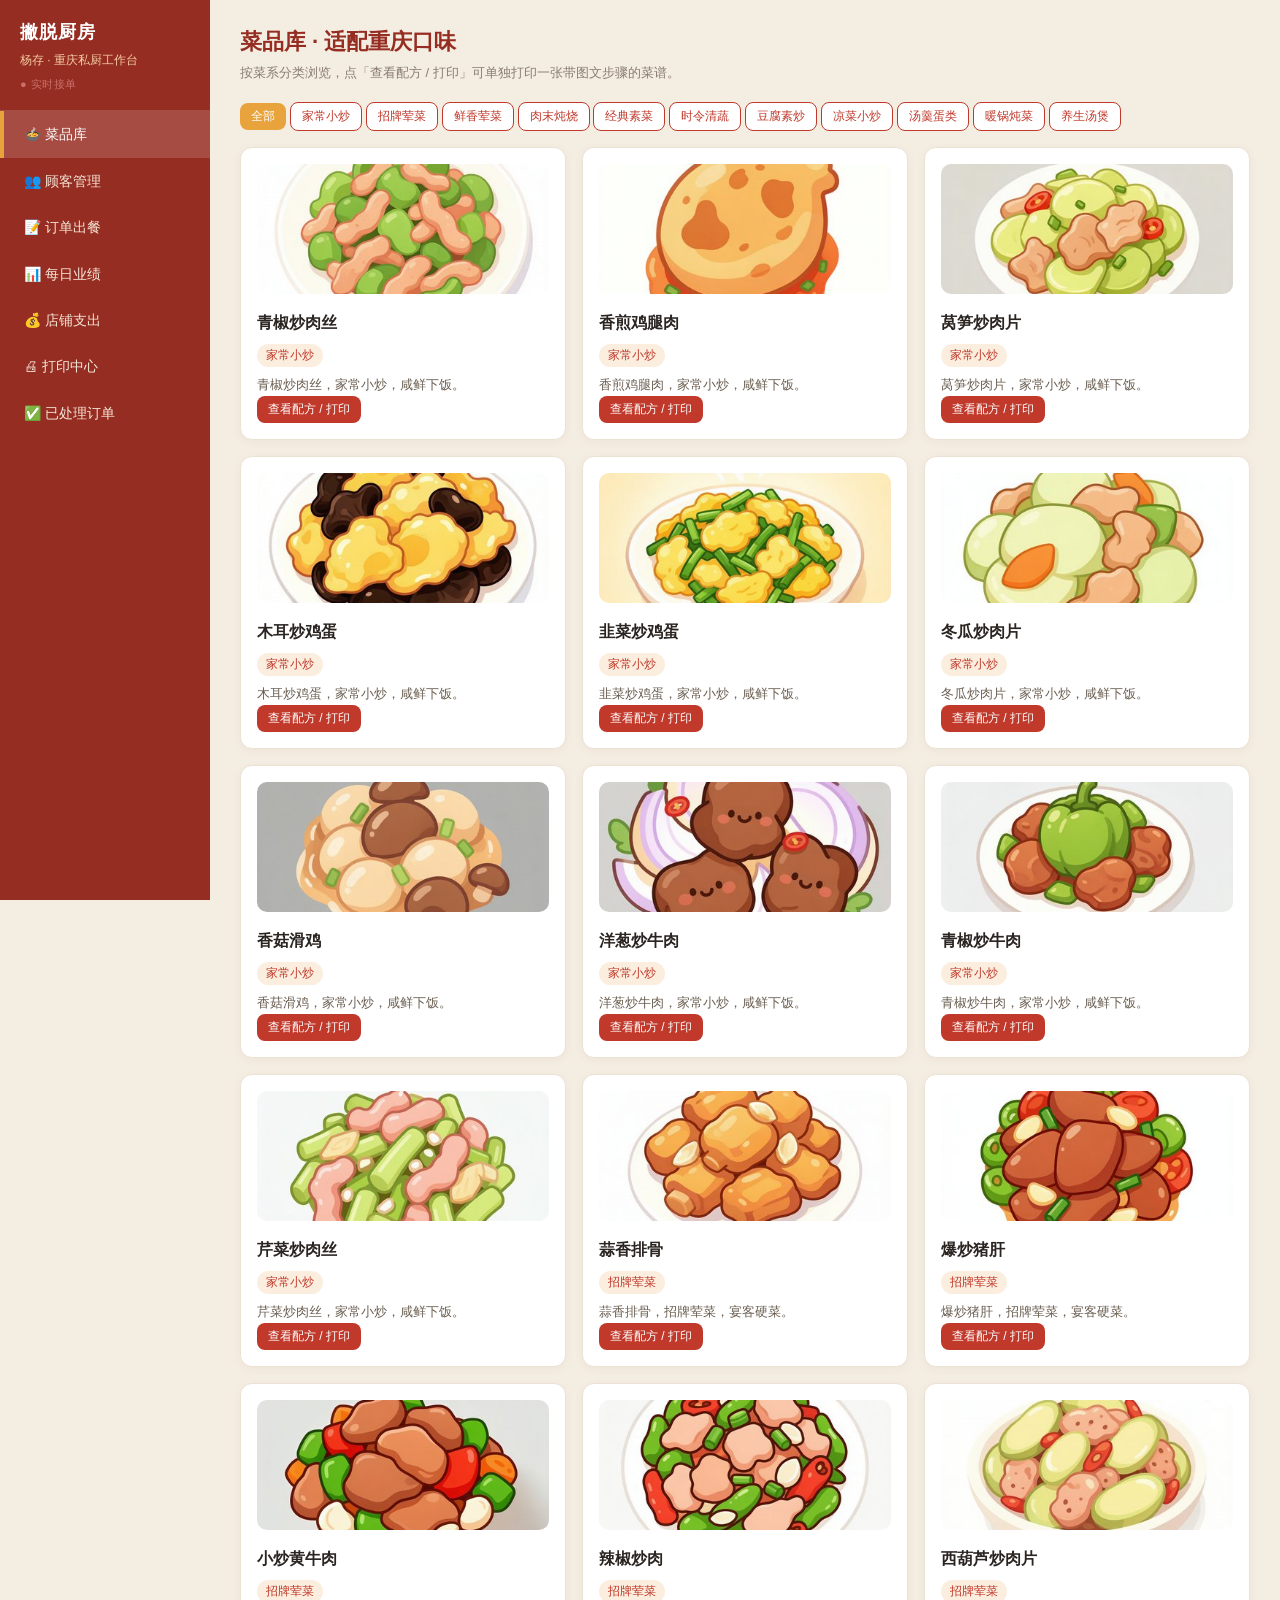
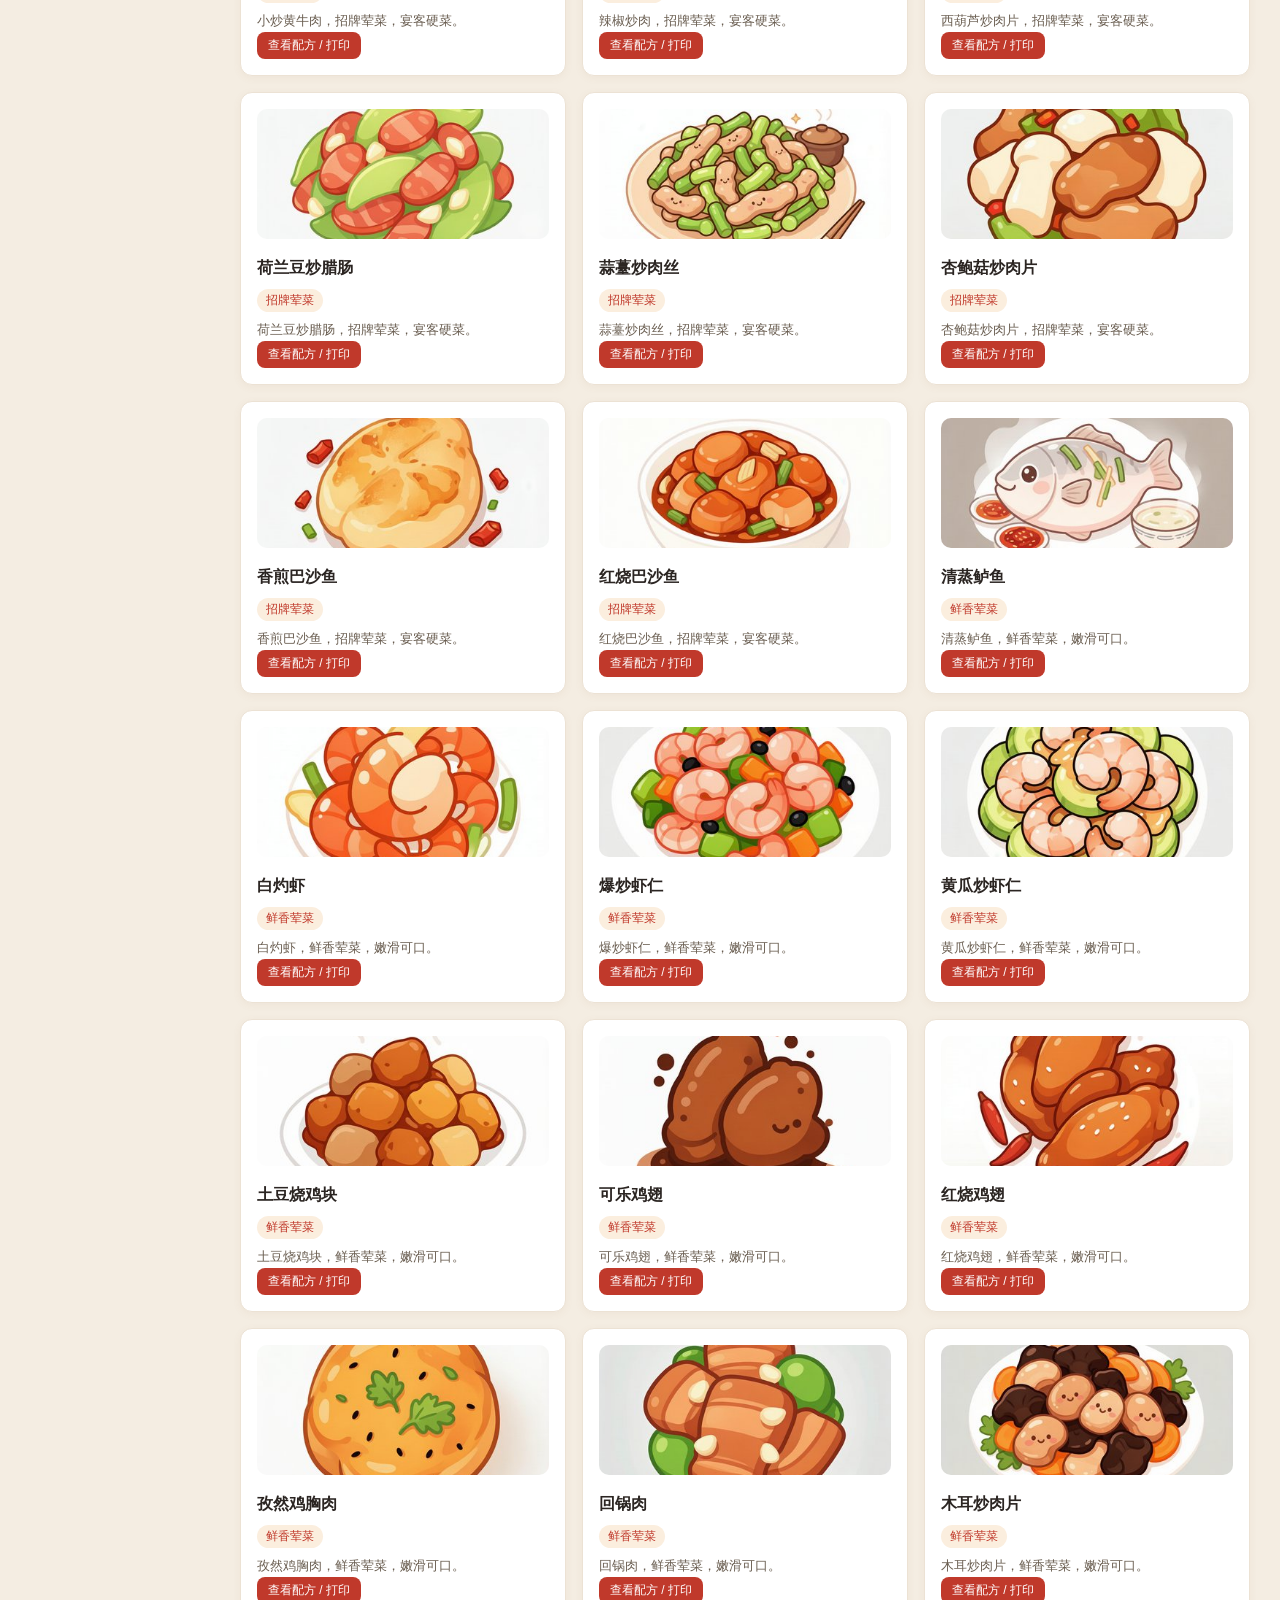
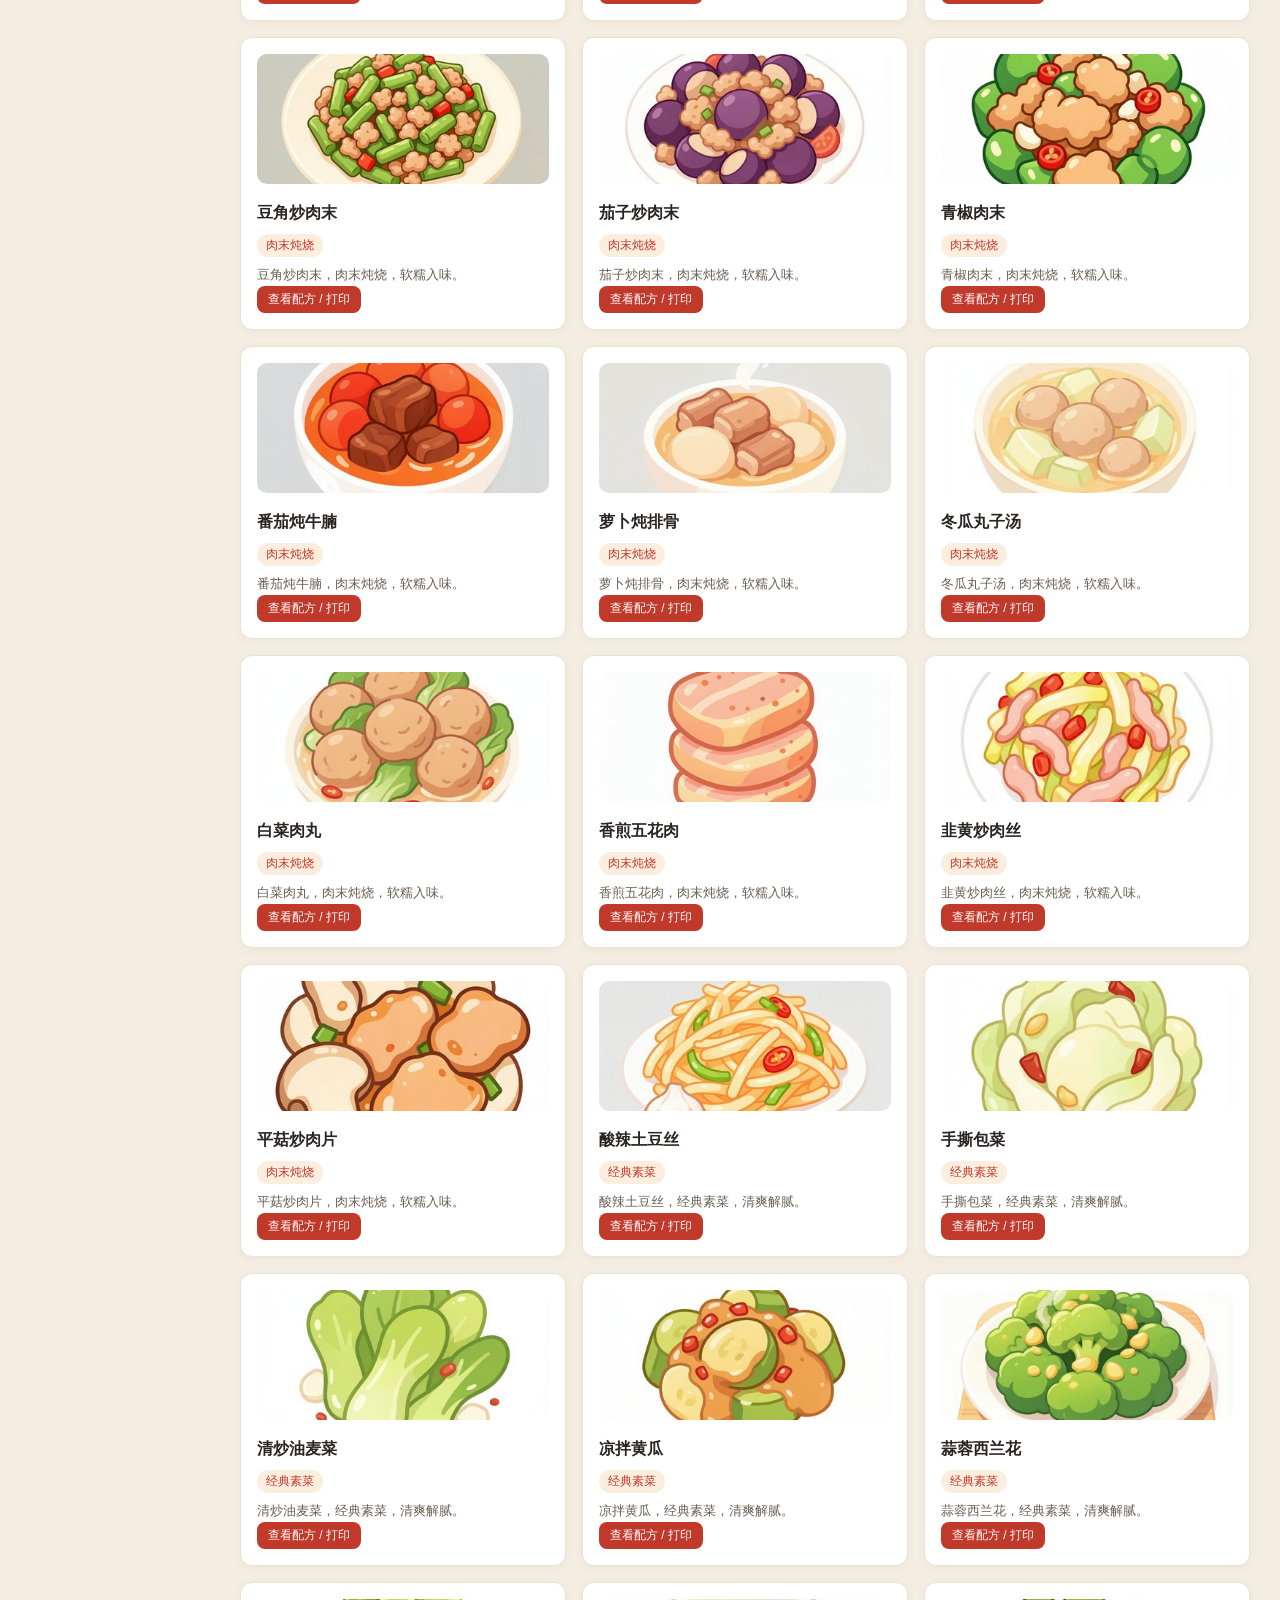
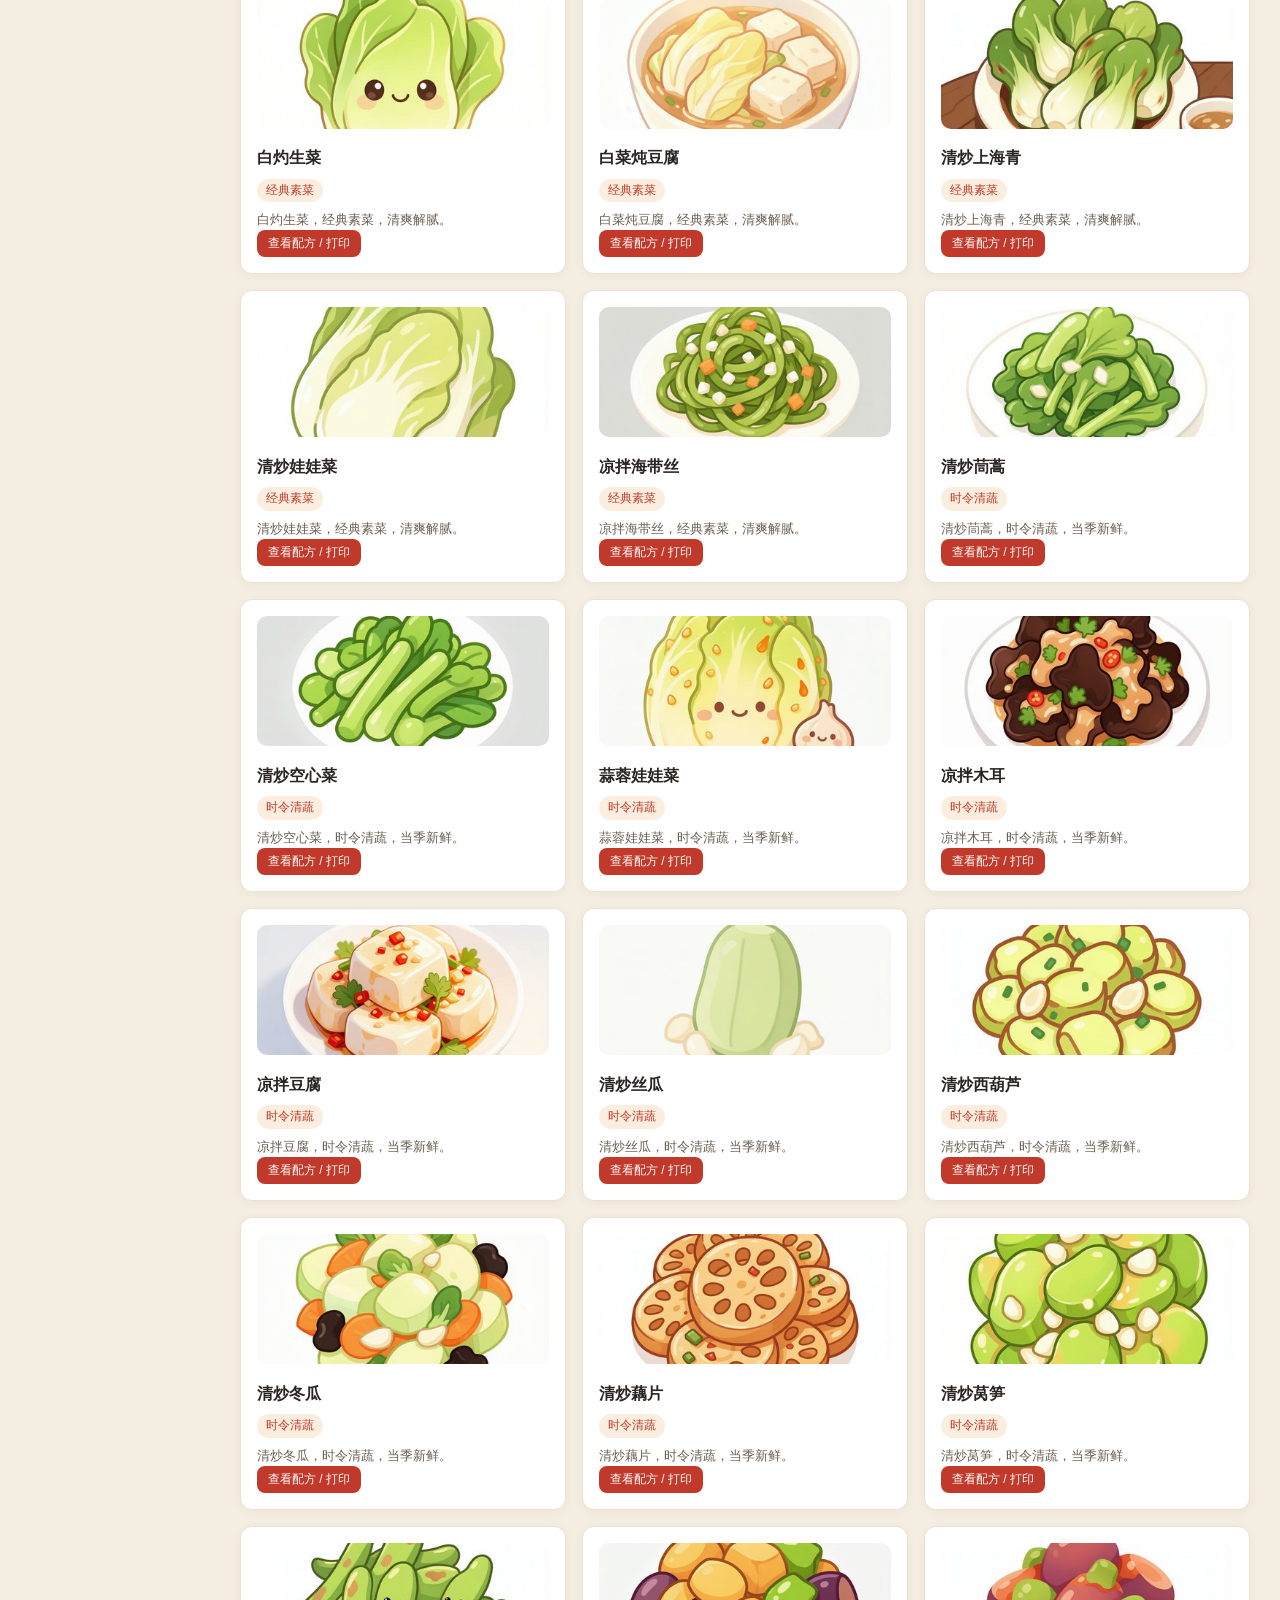
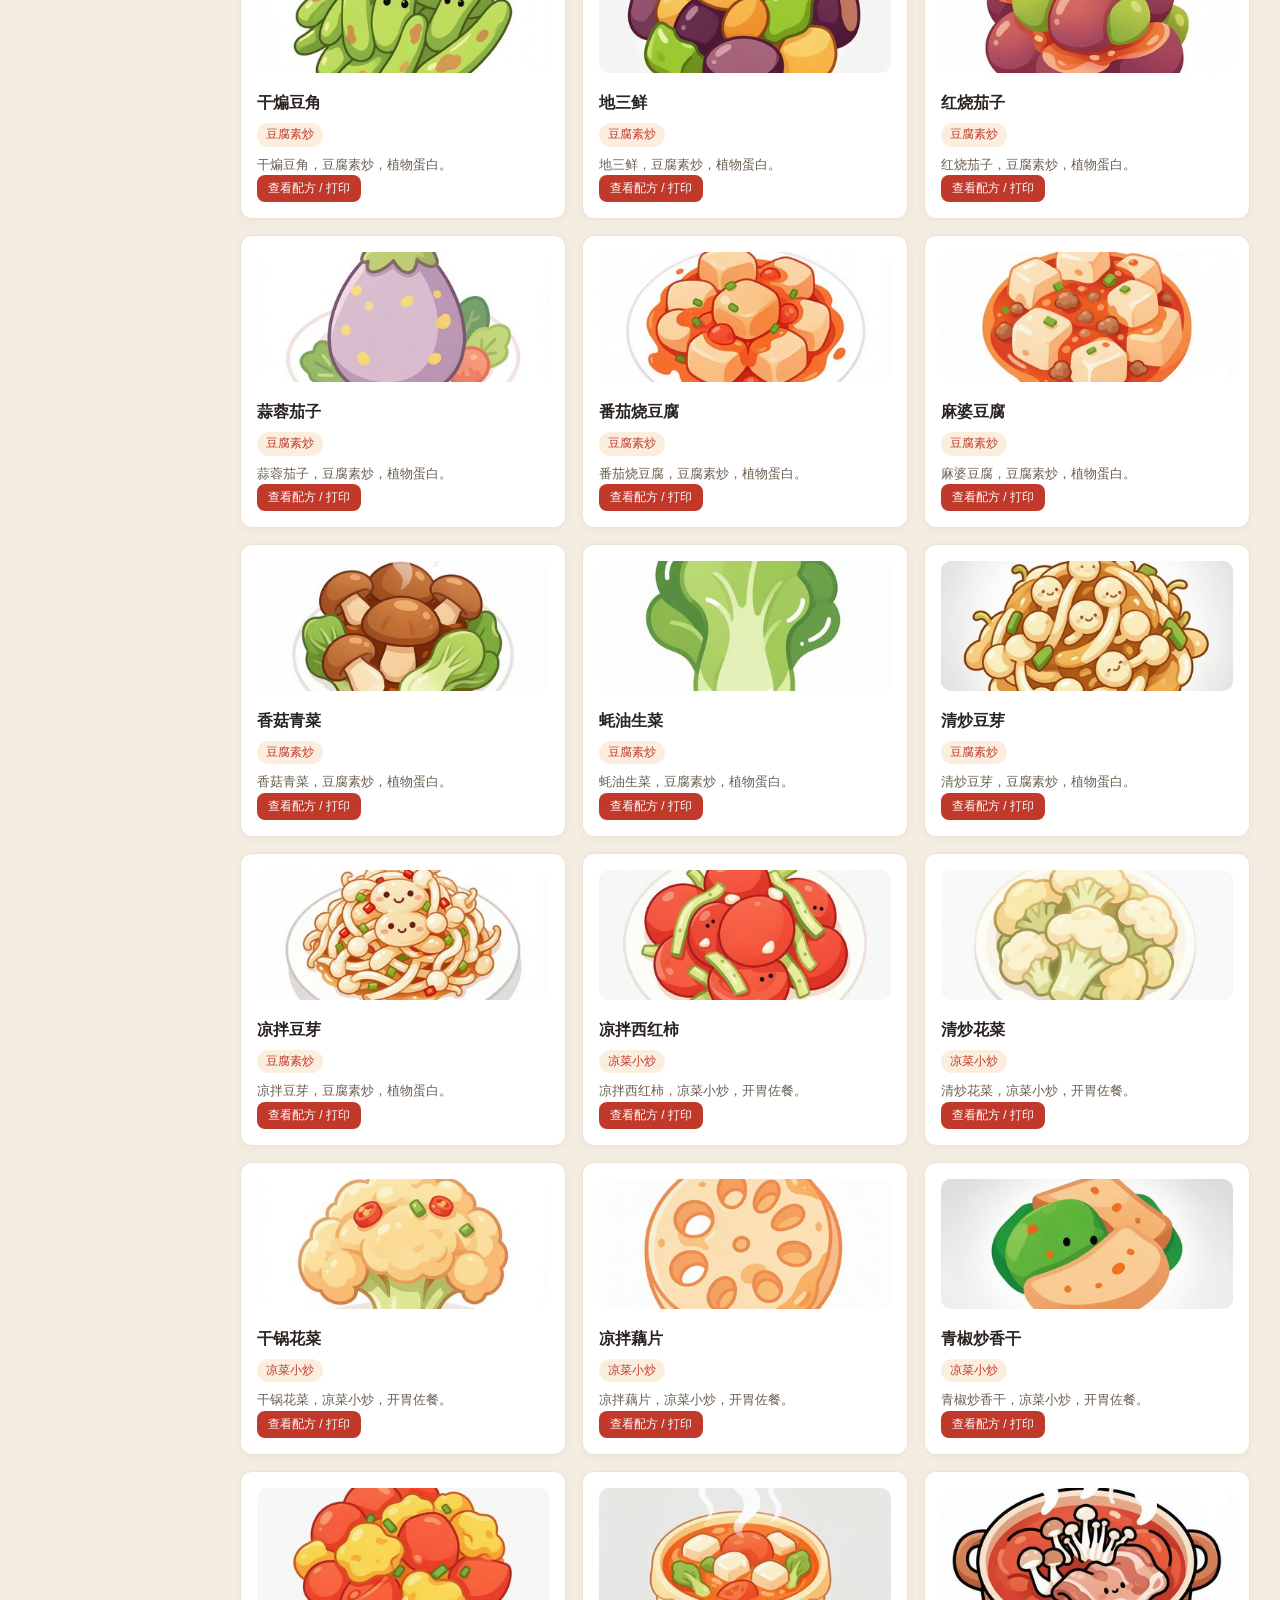
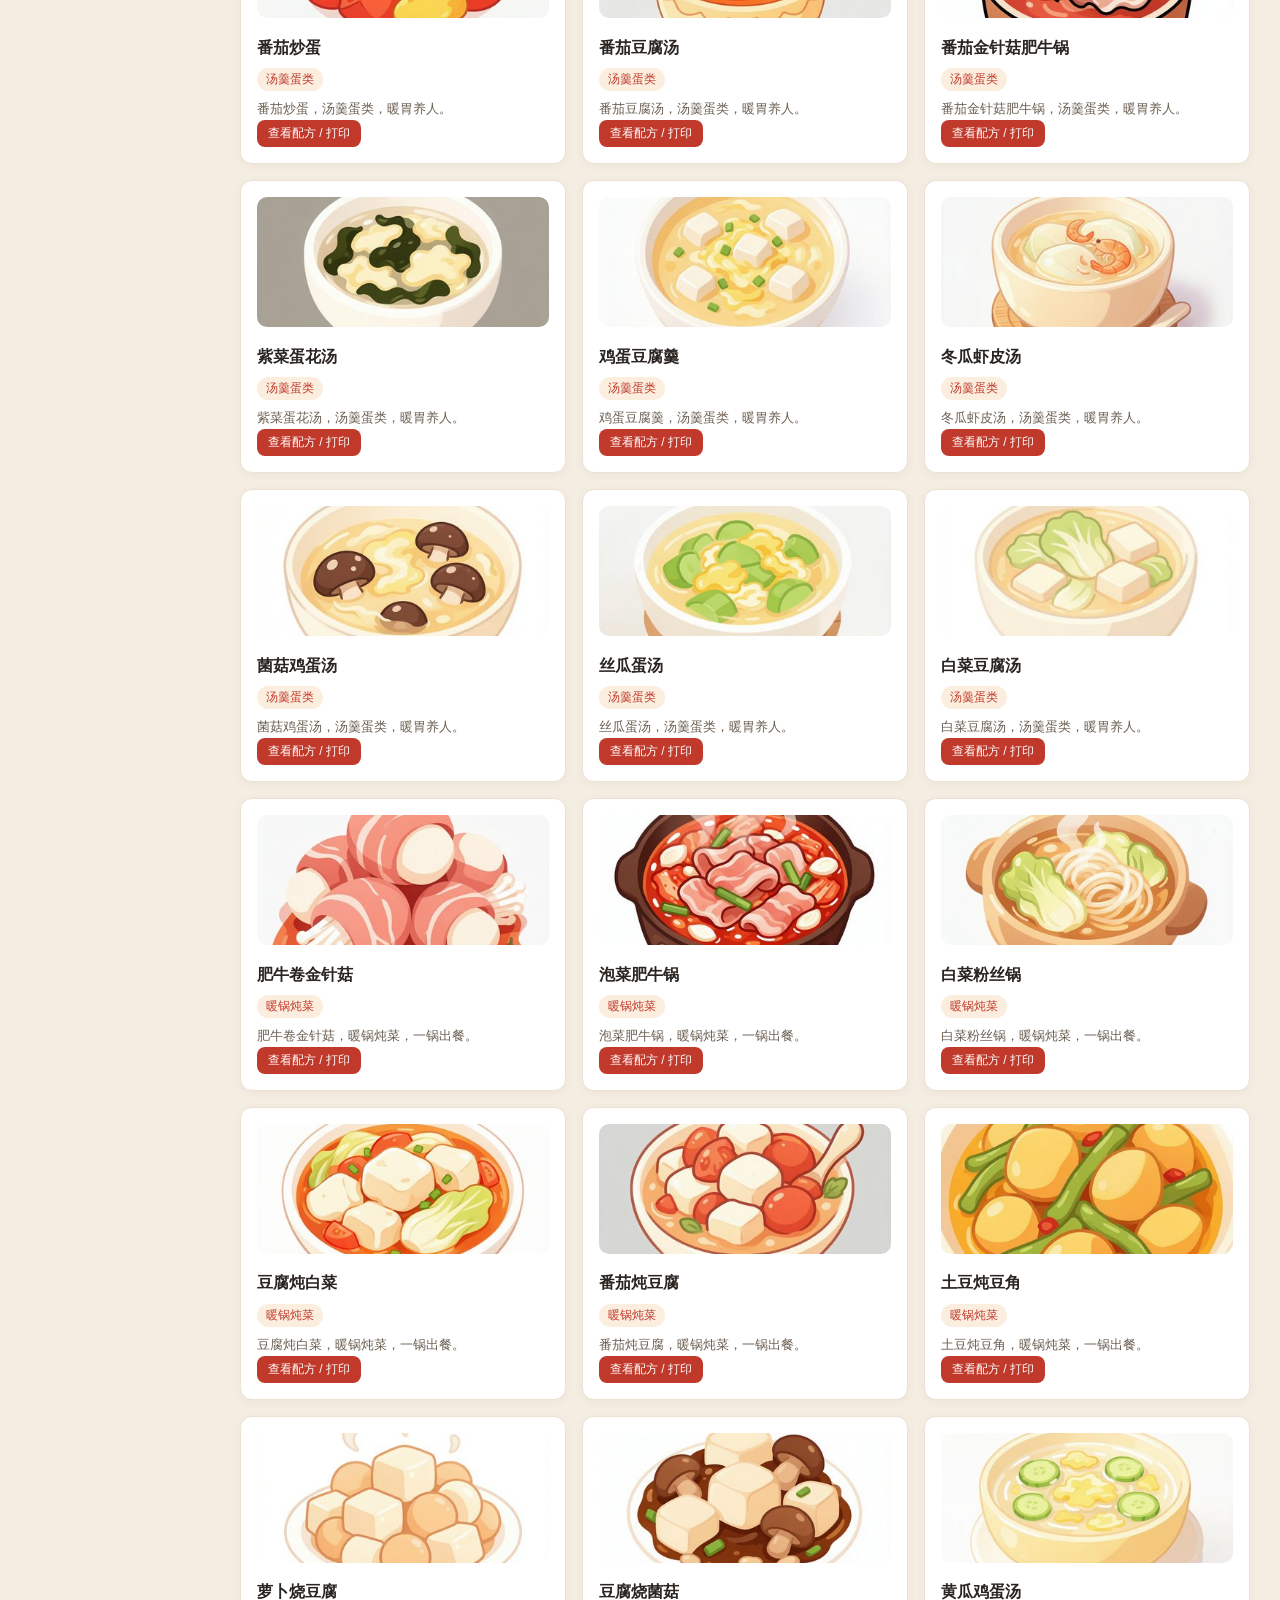
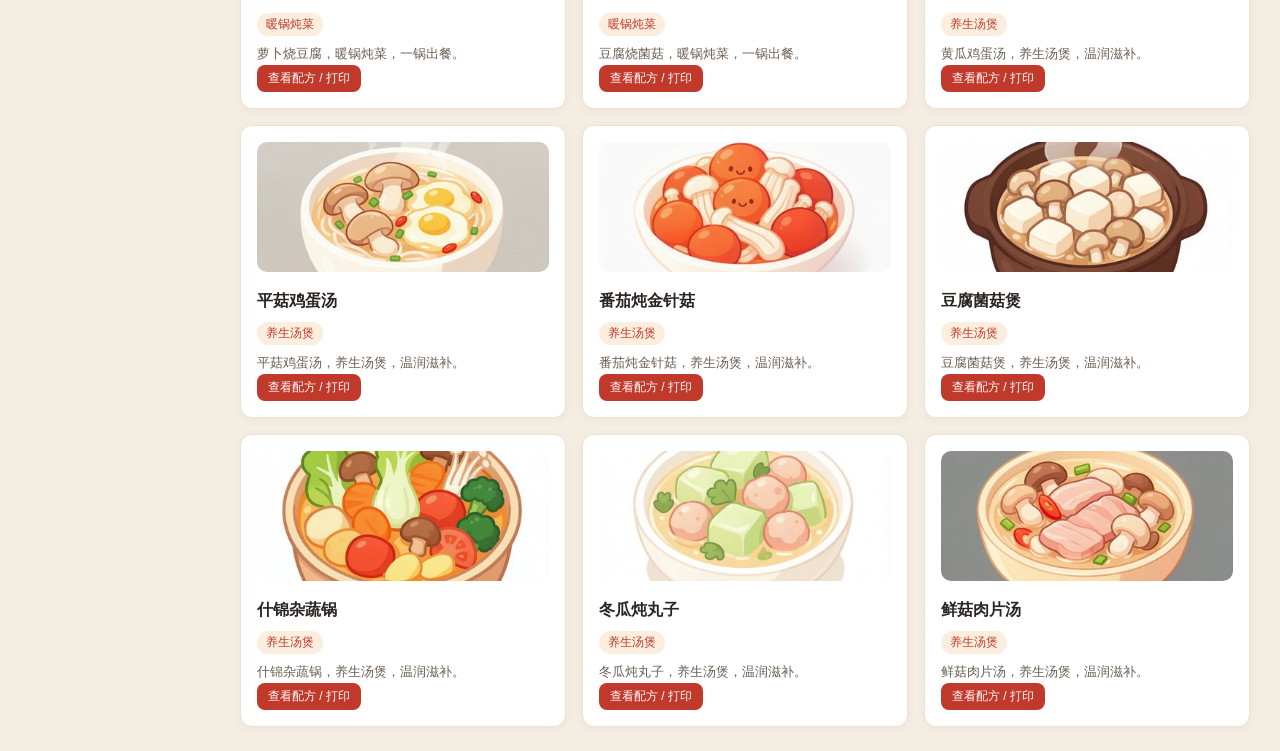
<file: index.html>
<!DOCTYPE html>
<html lang="zh-CN">
<head>
  <meta charset="UTF-8">
  <meta name="viewport" content="width=device-width, initial-scale=1.0">
  <title>撇脱厨房 · 杨存私厨工作台</title>
  <link rel="stylesheet" href="assets/style.css">
</head>
<body>
  <div class="layout">
    <!-- 侧边导航 -->
    <nav class="nav">
      <div class="brand">
        <b>撇脱厨房</b>
        <span>杨存 · 重庆私厨工作台</span>
        <span class="sync-dot" id="sync_dot" title="跨设备实时接单：手机点单电脑秒收">● 实时接单</span>
      </div>
      <a data-p="recipe" class="active">🍲 菜品库</a>
      <a data-p="customer">👥 顾客管理</a>
      <a data-p="order">📝 订单出餐</a>
      <a data-p="daily">📊 每日业绩</a>
      <a data-p="expense">💰 店铺支出</a>
      <a data-p="print">🖨 打印中心</a>
      <a data-p="done">✅ 已处理订单</a>
    </nav>

    <main class="main">
      <!-- 菜品库 -->
      <section class="page active" id="p_recipe">
        <h2>菜品库 · 适配重庆口味</h2>
        <div class="sub">按菜系分类浏览，点「查看配方 / 打印」可单独打印一张带图文步骤的菜谱。</div>
        <div id="recipe_chips" class="no-print" style="margin-bottom:16px"></div>
        <div id="recipe_cards" class="grid cards"></div>
      </section>

      <!-- 顾客管理 -->
      <section class="page" id="p_customer">
        <h2>顾客管理</h2>
        <div class="sub">记录顾客的姓名、电话、地址、下班时间与忌口，出餐单会自动带入。</div>
        <div class="card no-print" style="margin-bottom:18px">
          <form id="cust_form">
            <div class="form-row">
              <div><label>姓名 *</label><input id="f_cust_name" required placeholder="如：张姐"></div>
              <div><label>电话</label><input id="f_cust_phone" placeholder="138****0000"></div>
              <div><label>下班时间</label><input id="f_cust_off" placeholder="18:30"></div>
            </div>
            <div class="form-row">
              <div style="grid-column:1/-1"><label>地址</label><input id="f_cust_addr" placeholder="如：渝中区大坪时代天街3栋1802"></div>
            </div>
            <div class="form-row">
              <div style="grid-column:1/-1"><label>忌口 / 偏好</label><input id="f_cust_taboo" placeholder="如：不吃香菜、微辣、海鲜过敏"></div>
            </div>
            <button class="btn" id="cust_submit" type="submit">添加顾客</button>
          </form>
        </div>
        <table><thead><tr><th>姓名</th><th>电话</th><th>地址</th><th>下班时间</th><th>忌口</th><th class="no-print">操作</th></tr></thead>
          <tbody id="cust_table"></tbody></table>
      </section>

      <!-- 订单出餐 -->
      <section class="page" id="p_order">
        <h2>订单出餐</h2>
        <div class="sub">选顾客 + 菜品 + 预约送达时间，录入后可在「打印中心」一键生成出餐配送单。</div>
        <div class="card no-print" style="margin-bottom:18px">
          <form id="order_form">
            <div class="form-row">
              <div><label>日期</label><input id="o_date" type="date"></div>
              <div><label>顾客</label><select id="o_cust"></select></div>
              <div><label>菜品</label>
                <div class="dish-picker">
                  <input id="o_dish_search" placeholder="输入菜名检索…（如：青椒、牛肉）" autocomplete="off">
                  <input type="hidden" id="o_dish" value="">
                  <div id="o_dish_list" class="dish-list"></div>
                </div>
              </div>
              <div><label>份数</label><input id="o_qty" type="number" min="1" value="1"></div>
              <div><label>单价(元/份)</label><input id="o_price" type="number" min="0" step="0.01" placeholder="填单价算业绩"></div>
            </div>
            <div class="form-row">
              <div><label>预约送达时间</label><input id="o_deliver" placeholder="如：19:00"></div>
              <div style="grid-column:2/-1"><label>本次忌口（留空则用顾客默认忌口）</label><input id="o_taboo" placeholder="如：微辣不要香菜"></div>
            </div>
            <div class="form-row">
              <div style="grid-column:1/-1"><label>备注</label><textarea id="o_note" placeholder="如：放门口、电话联系"></textarea></div>
            </div>
            <button class="btn" type="submit">录入订单</button>
          </form>
        </div>
        <div class="batch-bar no-print" style="display:flex;gap:10px;align-items:center;margin-bottom:10px">
          <button class="btn sm ghost" id="o_del_sel" style="color:#c0392b;border-color:#c0392b">🗑 删除选中</button>
          <span id="o_sel_info" class="muted" style="font-size:13px;color:var(--muted)">勾选左侧复选框可批量删除</span>
        </div>
        <table><thead><tr><th class="no-print"><input type="checkbox" id="o_selall" title="全选"></th><th>下单时间</th><th>顾客</th><th>菜品</th><th>订单码</th><th>状态</th><th>送达</th><th>忌口</th><th class="no-print">操作</th></tr></thead>
          <tbody id="order_table"></tbody></table>

        <div class="card no-print" style="margin-top:18px">
          <b>📥 粘贴顾客订单（跨设备接单）</b>
          <p class="sub" style="margin:6px 0 10px">顾客在自己手机打开「点菜页」提交后，会生成 6 位订单码。同源时订单已自动进入本库（按订单码核对）；也可把完整订单复制发给你，粘贴到下方导入。</p>
          <div class="form-row">
            <div style="grid-column:1/-1"><textarea id="paste_order" rows="3" placeholder="在此粘贴顾客发来的订单码（以 { 开头）…"></textarea></div>
          </div>
          <button class="btn" onclick="APP.importCustomerOrder()">导入订单</button>
          <a id="order_link" class="btn ghost" style="margin-left:8px" target="_blank">🔗 打开顾客点菜页</a>
        </div>
      </section>

      <!-- 每日业绩 -->
      <section class="page" id="p_daily">
        <h2>每日业绩总表</h2>
        <div class="sub">按日期自动汇总订单营收、支出与净利；数据来自「订单出餐」和「店铺支出」。</div>
        <div id="daily_stat" class="stat"></div>
        <table><thead><tr><th>日期</th><th>订单数</th><th>份数</th><th>营业额</th><th>支出</th><th>净利</th><th>客单价</th></tr></thead>
          <tbody id="daily_table"></tbody></table>
      </section>

      <!-- 店铺支出 -->
      <section class="page" id="p_expense">
        <h2>店铺支出</h2>
        <div class="sub">记录每日食材采购、包装、燃气水电等支出，业绩表会自动抵扣。</div>
        <div class="card no-print" style="margin-bottom:18px">
          <form id="exp_form">
            <div class="form-row">
              <div><label>日期</label><input id="e_date" type="date"></div>
              <div><label>类别</label><input id="e_cat" placeholder="如：食材采购 / 包装耗材 / 燃气水电"></div>
              <div><label>金额(元)</label><input id="e_amount" type="number" min="0" step="0.01" placeholder="0.00"></div>
            </div>
            <div class="form-row">
              <div style="grid-column:1/-1"><label>备注</label><input id="e_note" placeholder="选填"></div>
            </div>
            <button class="btn" type="submit">添加支出</button>
          </form>
        </div>
        <div id="exp_total" class="tip no-print"></div>
        <table><thead><tr><th>日期</th><th>类别</th><th>金额</th><th>备注</th><th class="no-print">操作</th></tr></thead>
          <tbody id="exp_table"></tbody></table>
      </section>

      <!-- 打印中心 -->
      <section class="page" id="p_print">
        <h2>打印中心 · 出餐配送单</h2>
        <div class="sub">选择日期，下方自动列出当天所有订单的出餐单（含菜品名称、材料清单、图文步骤、顾客地址忌口与送达时间），可直接打印。</div>
        <div class="no-print toolbar" style="margin-bottom:14px">
          <label style="display:inline-block;margin-right:10px">选择日期</label>
          <select id="print_date" style="width:auto;display:inline-block"></select>
          <label style="margin-left:12px;display:inline-flex;align-items:center;gap:4px"><input type="checkbox" id="print_all"> 全选当天</label>
          <label style="margin-left:12px;display:inline-flex;align-items:center;gap:4px">订单码检索
            <input id="print_code" placeholder="输入6位订单码" style="width:140px;display:inline-block;margin-left:4px"></label>
          <button class="btn gold" style="margin-left:10px" onclick="APP.printSelected()">🖨 打印所选（<span id="sel_count">0</span>）</button>
          <button class="btn" style="margin-left:8px" onclick="window.print()">整页打印</button>
          <button class="btn ghost" style="margin-left:8px" onclick="APP.exportData()">⬇ 导出数据</button>
          <input type="file" id="import_file" accept="application/json" style="display:none" onchange="if(this.files[0]){APP.importData(this.files[0]);this.value='';}">
          <button class="btn ghost" style="margin-left:8px" onclick="document.getElementById('import_file').click()">⬆ 导入数据</button>
          <button class="btn ghost" id="btn_clear" style="margin-left:8px;color:#c0392b;border-color:#c0392b">清空全部数据</button>
        </div>
        <div id="print_area"></div>
      </section>

      <!-- 已处理订单 -->
      <section class="page" id="p_done">
        <h2>已处理订单</h2>
        <div class="sub">在「打印中心」打印出餐单后，订单会自动归到这里。可重新打印，或退回「待打印」重新出现在打印中心。</div>
        <div id="done_stat" class="tip no-print"></div>
        <div id="done_area"></div>
      </section>
    </main>
  </div>

  <!-- 弹窗：菜品详情 -->
  <div class="modal-mask" id="modal">
    <div class="modal">
      <span class="close" id="m_close">×</span>
      <h3 id="m_title">菜品配方</h3>
      <div id="m_body"></div>
      <div style="margin-top:16px" class="no-print">
        <button class="btn" id="m_print">🖨 打印此菜谱</button>
      </div>
    </div>
  </div>

  <script src="assets/mqtt.min.js"></script>
  <script src="assets/data.js"></script>
  <script src="assets/app.js"></script>
</body>
</html>
</file>
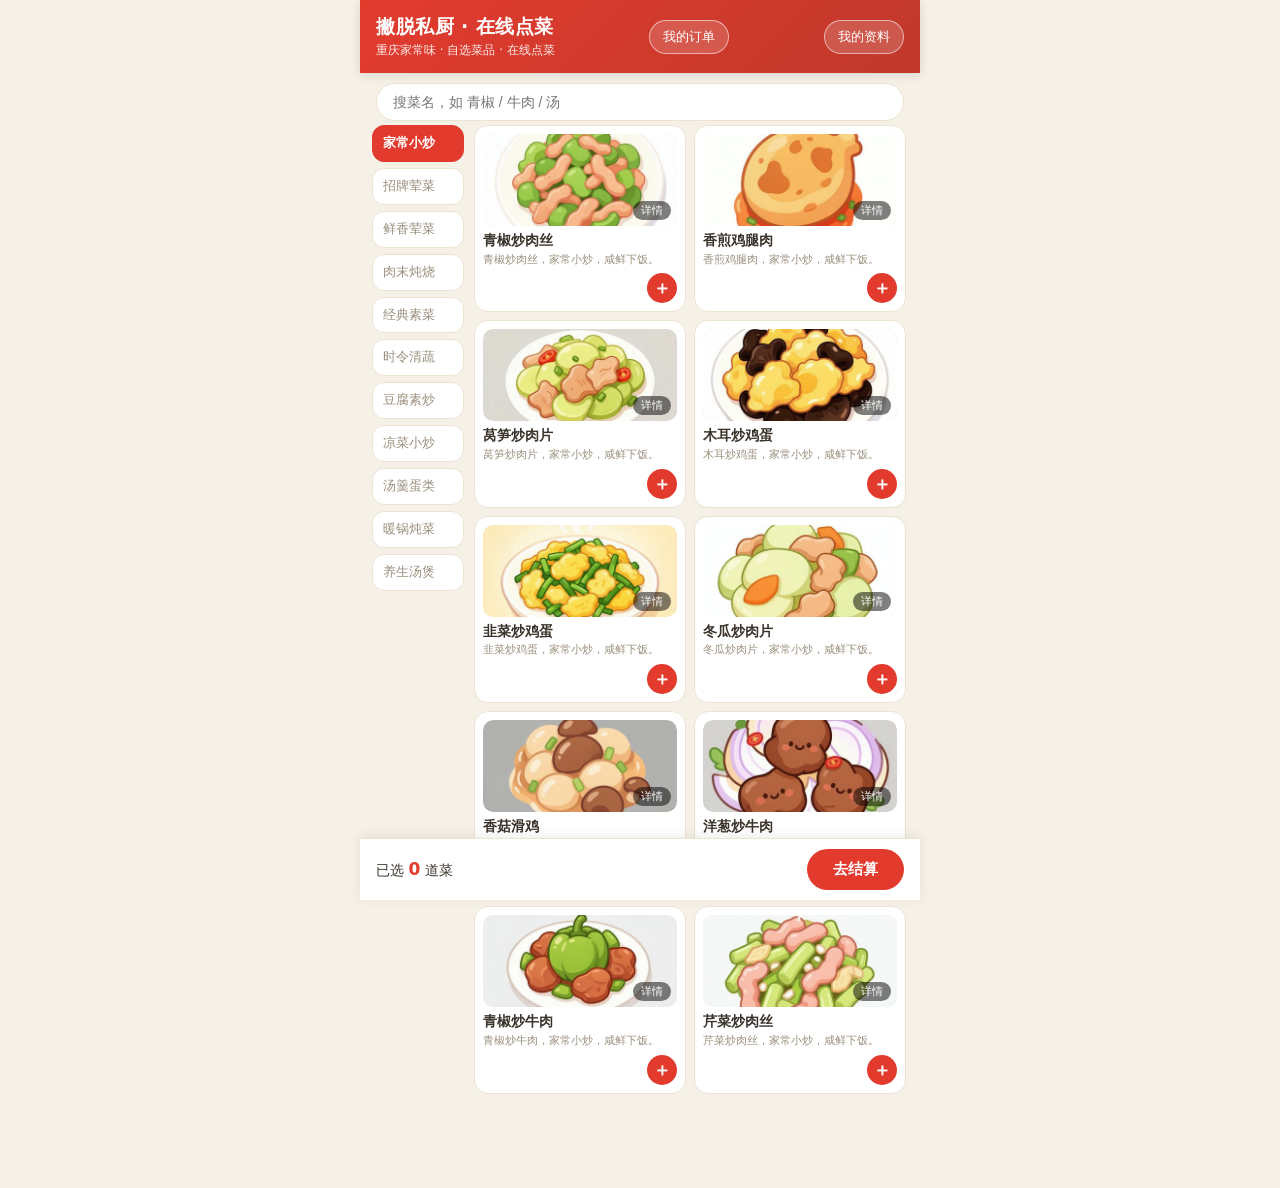
<file: order.html>
<!DOCTYPE html>
<html lang="zh-CN">
<head>
<meta charset="utf-8">
<meta name="viewport" content="width=device-width,initial-scale=1,maximum-scale=1,user-scalable=no">
<title>撇脱私厨 · 在线点菜</title>
<style>
  :root{
    --red:#e23b2e; --red-d:#c0392b; --gold:#f5a623; --bg:#f6f1e7;
    --card:#fff; --line:#ece3d4; --muted:#9a8f7d; --ink:#3a332b;
  }
  *{box-sizing:border-box;margin:0;padding:0;-webkit-tap-highlight-color:transparent}
  body{font-family:-apple-system,system-ui,"PingFang SC","Microsoft YaHei",sans-serif;
    background:var(--bg);color:var(--ink);padding-bottom:78px;max-width:560px;margin:0 auto}
  .top{position:sticky;top:0;z-index:20;background:linear-gradient(135deg,var(--red),var(--red-d));
    color:#fff;padding:14px 16px;box-shadow:0 2px 10px rgba(0,0,0,.12);
    display:flex;align-items:center;justify-content:space-between;gap:10px}
  .mybtn{background:rgba(255,255,255,.16);border:1px solid rgba(255,255,255,.55);color:#fff;
    border-radius:20px;padding:7px 13px;font-size:13px;white-space:nowrap;cursor:pointer}
  .mybtn:active{background:rgba(255,255,255,.3)}
  .saveline{display:flex;align-items:center;gap:6px;font-size:13px;color:var(--muted);margin:2px 0 12px}
  .top h1{font-size:19px;font-weight:700;letter-spacing:.5px}
  .top p{font-size:12px;opacity:.9;margin-top:2px}
  .search{margin:10px 16px 0}
  .search input{width:100%;border:1px solid var(--line);border-radius:22px;padding:10px 16px;
    font-size:14px;background:#fff;outline:none}
  .browse{display:flex;align-items:flex-start;gap:8px;padding:0 12px}
  .cats{display:flex;flex-direction:column;gap:6px;flex:0 0 92px;
    position:sticky;top:118px;max-height:calc(100vh - 140px);overflow-y:auto;
    background:var(--bg);z-index:15;padding:4px 0}
  .chip{display:block;width:100%;text-align:left;padding:9px 10px;border-radius:12px;
    background:#fff;border:1px solid var(--line);font-size:13px;color:var(--muted);
    white-space:normal;line-height:1.3;cursor:pointer}
  .chip.on{background:var(--red);color:#fff;border-color:var(--red);font-weight:600}
  .list{flex:1;min-width:0;display:grid;grid-template-columns:1fr 1fr;gap:8px;padding:4px 2px 16px}
  .dish{background:var(--card);border:1px solid var(--line);border-radius:14px;padding:8px;
    margin-bottom:0;display:flex;flex-direction:column;gap:6px}
  .dish .dimg{width:100%;height:92px;object-fit:cover;border-radius:10px;background:#f3ece0}
  .dish .info{flex:1;min-width:0}
  .dish .nm{font-size:14px;font-weight:600;line-height:1.25}
  .dish .in{font-size:11px;color:var(--muted);margin-top:3px;line-height:1.35;
    overflow:hidden;text-overflow:ellipsis;display:-webkit-box;-webkit-line-clamp:2;-webkit-box-orient:vertical}
  .stepper{display:flex;align-items:center;justify-content:flex-end;gap:8px}
  .stepper button{width:30px;height:30px;border-radius:50%;border:none;font-size:18px;font-weight:700;
    line-height:1;cursor:pointer}
  .stepper .mi{background:#fff;border:1px solid var(--red);color:var(--red)}
  .stepper .pl{background:var(--red);color:#fff}
  .stepper .qty{min-width:18px;text-align:center;font-size:15px;font-weight:600}
  .bar{position:fixed;left:0;right:0;bottom:0;max-width:560px;margin:0 auto;z-index:30;
    background:#fff;border-top:1px solid var(--line);display:flex;align-items:center;gap:12px;
    padding:10px 16px;box-shadow:0 -2px 12px rgba(0,0,0,.08)}
  .bar .cnt{flex:1;font-size:14px}
  .bar .cnt b{color:var(--red);font-size:17px}
  .bar .go{background:var(--red);color:#fff;border:none;border-radius:24px;padding:11px 26px;
    font-size:15px;font-weight:600}
  .mask{position:fixed;inset:0;background:rgba(0,0,0,.45);z-index:40;display:none;
    align-items:flex-end;justify-content:center}
  .sheet{background:#fff;width:100%;max-width:560px;border-radius:18px 18px 0 0;padding:18px 16px 24px;
    max-height:88vh;overflow-y:auto}
  .sheet h2{font-size:18px;margin-bottom:4px}
  .sheet .sub{font-size:12px;color:var(--muted);margin-bottom:14px}
  .fld{margin-bottom:12px}
  .fld label{display:block;font-size:13px;color:var(--muted);margin-bottom:5px}
  .fld label .rq{color:var(--red)}
  .fld input,.fld textarea{width:100%;border:1px solid var(--line);border-radius:10px;
    padding:11px 12px;font-size:15px;outline:none;font-family:inherit;background:#fffdf9}
  .fld textarea{resize:vertical;min-height:54px}
  .cartln{display:flex;justify-content:space-between;align-items:center;padding:9px 0;
    border-bottom:1px dashed var(--line);font-size:14px}
  .cartln .rt{display:flex;align-items:center;gap:10px}
  .cartln .rt button{width:26px;height:26px;border-radius:50%;border:1px solid var(--red);
    background:#fff;color:var(--red);font-size:16px;font-weight:700;line-height:1}
  .cartln .rt .q{min-width:18px;text-align:center}
  .submit{width:100%;background:var(--red);color:#fff;border:none;border-radius:26px;
    padding:14px;font-size:16px;font-weight:700;margin-top:8px}
  .ok{text-align:center;padding:8px 4px}
  .ok .ico{font-size:46px}
  .ok h2{margin:6px 0 2px;font-size:20px}
  .ok .meta{font-size:13px;color:var(--muted);line-height:1.7;margin:10px 0;text-align:left;
    background:#faf6ee;border:1px solid var(--line);border-radius:12px;padding:12px 14px}
  .ok .acts{display:flex;gap:10px;margin-top:6px}
  .ok .acts button{flex:1;padding:12px;border-radius:22px;font-size:14px;font-weight:600;border:none}
  .ok .copy{background:var(--red);color:#fff}
  .ok .img{background:#fff;border:1px solid var(--line);color:var(--ink)}
  .ok .again{margin-top:8px;width:100%;background:#fff;border:1px solid var(--line);
    border-radius:22px;padding:11px;font-size:14px;color:var(--muted)}
  .empty{text-align:center;color:var(--muted);padding:30px 0;font-size:14px}
  .codebox{font-size:40px;font-weight:800;letter-spacing:4px;color:var(--red);
    background:#fff7ef;border:2px dashed var(--red);border-radius:14px;
    padding:14px 10px;margin:14px 0;text-align:center;font-family:"Courier New",monospace}
  .ok .tip2{font-size:12px;color:var(--muted);margin-top:12px;line-height:1.6}
  /* 菜品图可点击 + 详情页 */
  .dimg-wrap{position:relative;width:100%;height:92px;border-radius:10px;overflow:hidden;
    cursor:pointer;background:#f3ece0}
  .dish .dimg{width:100%;height:100%;object-fit:cover;display:block}
  .dimg-tip{position:absolute;right:6px;bottom:6px;background:rgba(0,0,0,.5);color:#fff;
    font-size:11px;padding:2px 8px;border-radius:10px;pointer-events:none}
  .dd-bar{position:sticky;top:-18px;display:flex;justify-content:flex-end;
    margin:-18px -16px 4px;padding:8px 12px;background:#fff;z-index:3}
  .dd-close{width:30px;height:30px;border-radius:50%;border:1px solid var(--line);
    background:#fff;color:var(--ink);font-size:15px;line-height:1;cursor:pointer}
  .dd-close:active{background:#f3ece0}
  .dd-img{width:100%;height:184px;object-fit:cover;border-radius:14px;background:#f3ece0;display:block}
  .dd-name{font-size:20px;font-weight:700;margin:14px 0 4px}
  .dd-intro{font-size:13px;color:var(--muted);line-height:1.5;margin-bottom:4px}
  .dd-sec{font-size:14px;font-weight:700;color:#b06a3a;margin:18px 0 8px;display:flex;align-items:center}
  .dd-sec::before{content:'';width:4px;height:14px;background:var(--red);border-radius:2px;
    display:inline-block;margin-right:6px}
  .dd-tags{display:flex;flex-wrap:wrap;gap:8px}
  .dd-tag{background:#faf3e8;border:1px solid var(--line);border-radius:18px;padding:6px 12px;
    font-size:13px;color:var(--ink)}
  .dd-tag i{color:var(--muted);font-style:normal;font-size:12px;margin-left:4px}
  .dd-steps{display:flex;flex-direction:column;gap:12px}
  .dd-step{display:flex;gap:12px;align-items:flex-start}
  .dd-ico{flex:0 0 34px;width:34px;height:34px;display:flex;align-items:center;justify-content:center;
    background:#fff3e9;border-radius:10px;font-size:22px}
  .dd-step-bd b{font-size:14px;font-weight:600}
  .dd-step-bd p{font-size:13px;color:var(--muted);line-height:1.5;margin-top:2px}
  .dd-empty{color:var(--muted);font-size:13px}
  /* 实时已选菜品清单（下单前也能看到） */
  .cartview{position:fixed;left:0;right:0;bottom:64px;max-width:560px;margin:0 auto;z-index:28;
    background:#fff;border-top:1px solid var(--line);box-shadow:0 -2px 12px rgba(0,0,0,.08);
    display:none;flex-direction:column;max-height:46vh}
  .cartview.show{display:flex}
  .cv-head{display:flex;align-items:center;justify-content:space-between;padding:9px 14px;
    border-bottom:1px solid var(--line);font-size:13px;color:var(--muted)}
  .cv-head b{color:var(--red);font-size:15px}
  .cv-head .cv-act{display:flex;align-items:center;gap:4px}
  .cv-head .cv-btn{color:var(--muted);font-size:12px;background:none;border:none;cursor:pointer;padding:4px 6px}
  .cv-head .cv-btn:active{color:var(--red)}
  .cv-body{overflow-y:auto;padding:4px 12px 10px}
  .cv-row{display:flex;align-items:center;gap:10px;padding:7px 0;border-bottom:1px dashed var(--line)}
  .cv-row:last-child{border-bottom:none}
  .cv-thumb{width:46px;height:46px;border-radius:10px;object-fit:cover;flex:0 0 46px;background:#f3ece0}
  .cv-name{flex:1;min-width:0;font-size:14px;font-weight:600;line-height:1.25;
    overflow:hidden;text-overflow:ellipsis;display:-webkit-box;-webkit-line-clamp:2;-webkit-box-orient:vertical}
  .cv-step{display:flex;align-items:center;gap:8px}
  .cv-step button{width:28px;height:28px;border-radius:50%;border:1px solid var(--red);
    background:#fff;color:var(--red);font-size:16px;font-weight:700;line-height:1}
  .cv-step button:active{background:var(--red);color:#fff}
  .cv-step .q{min-width:16px;text-align:center;font-size:14px;font-weight:600}
  /* 我的订单 */
  .mo-card{border:1px solid var(--line);border-radius:14px;padding:12px 14px;margin-bottom:12px;background:#fffdf9}
  .mo-code{font-size:16px;font-weight:700;color:var(--red);letter-spacing:1px;margin-bottom:8px}
  .mo-row{display:flex;justify-content:space-between;gap:10px;font-size:13px;padding:3px 0;color:var(--muted)}
  .mo-row b{color:var(--ink);font-weight:600;text-align:right}
  .mo-dishes{margin-top:8px;border-top:1px dashed var(--line);padding-top:8px;font-size:14px;color:var(--ink)}
  .mo-dish{padding:2px 0}
</style>
</head>
<body>
  <div class="top">
    <div class="top-l">
      <h1>撇脱私厨 · 在线点菜</h1>
      <p>重庆家常味 · 自选菜品 · 在线点菜</p>
    </div>
    <button class="mybtn" onclick="openMyOrders()">我的订单</button>
    <button class="mybtn" onclick="openProfile()">我的资料</button>
  </div>

  <div class="search"><input id="kw" placeholder="搜菜名，如 青椒 / 牛肉 / 汤" oninput="draw()"></div>
  <div class="browse">
    <div class="cats" id="cats"></div>
    <div class="list" id="list"></div>
  </div>

  <!-- 实时已选菜品清单（未下单也能看到菜品图与名称） -->
  <div class="cartview" id="cartview">
    <div class="cv-head">
      <span>已选菜品 <b id="cv_total">0</b> 道</span>
      <span class="cv-act">
        <button class="cv-btn" id="cv_toggle" onclick="cvToggle()">收起 ▲</button>
        <button class="cv-btn" onclick="cvClear()">清空</button>
      </span>
    </div>
    <div class="cv-body" id="cvbody"></div>
  </div>

  <div class="bar">
    <div class="cnt">已选 <b id="cnt">0</b> 道菜</div>
    <button class="go" onclick="openCheckout()">去结算</button>
  </div>

  <div class="mask" id="mask">
    <div class="sheet" id="sheet"></div>
  </div>

  <script src="assets/mqtt.min.js"></script>
  <script src="assets/data.js"></script>
  <script>
  (function(){
    var KEY='haokang_kitchen_v1';
    var D=window.__DATA__||{CATEGORIES:[],DISHES:[],SEED_CUSTOMERS:[],SEED_ORDERS:[],SEED_EXPENSES:[]};
    var CATS=D.CATEGORIES, DISHES=D.DISHES;
    var cart={};            // dishId -> qty
    var cvOpen=true;         // 已选清单是否展开
    var activeCat=CATS.length?CATS[0].id:'';

    function uid(){return 'x'+Date.now().toString(36)+Math.random().toString(36).slice(2,6);}
    function today(){return new Date().toISOString().slice(0,10);}
    function dishById(id){for(var i=0;i<DISHES.length;i++)if(DISHES[i].id===id)return DISHES[i];return null;}
    function catName(id){for(var i=0;i<CATS.length;i++)if(CATS[i].id===id)return CATS[i].name;return '';}
    function $(s){return document.querySelector(s);}

    function loadDB(){try{var r=localStorage.getItem(KEY);if(r)return JSON.parse(r);}catch(e){}return null;}
    function saveDB(db){try{localStorage.setItem(KEY,JSON.stringify(db));}catch(e){}}
    var PROFILE_KEY='pk_customer_profile';
    function esc(s){return (s||'').replace(/&/g,'&amp;').replace(/</g,'&lt;').replace(/>/g,'&gt;').replace(/"/g,'&quot;');}
    function loadProfile(){try{var r=localStorage.getItem(PROFILE_KEY);if(r)return JSON.parse(r);}catch(e){}return {name:'',phone:'',address:'',deliverAt:'',taboo:''};}
    function saveProfile(p){try{localStorage.setItem(PROFILE_KEY,JSON.stringify(p));}catch(e){}}
    // 实时同步：提交订单后广播，同源后台即时刷新
    var SYNC=('BroadcastChannel' in window)?new BroadcastChannel('pk_sync'):null;
    // 跨设备实时接单：发布到公共 MQTT broker，电脑后台订阅同一频道即可秒收
    var MC=(typeof mqtt!=='undefined')?mqtt.connect('wss://broker.emqx.io:8084/mqtt',{clientId:'pk_cust_'+Math.random().toString(16).slice(2,12),clean:true,reconnectPeriod:4000,connectTimeout:8000}):null;
    function nowStamp(){var d=new Date();function p(n){return(n<10?'0':'')+n;}return d.getFullYear()+'-'+p(d.getMonth()+1)+'-'+p(d.getDate())+' '+p(d.getHours())+':'+p(d.getMinutes())+':'+p(d.getSeconds());}

    function renderCats(){
      var html=CATS.map(function(c){
        return '<div class="chip'+(c.id===activeCat?' on':'')+'" onclick="setCat(\''+c.id+'\')">'+c.name+'</div>';
      }).join('');
      $('#cats').innerHTML=html;
    }
    window.setCat=function(id){activeCat=id;$('#kw').value='';renderCats();draw();};

    function draw(){
      var kw=($('#kw').value||'').trim();
      var html='';
      if(kw){
        var hit=DISHES.filter(function(d){return d.name.indexOf(kw)>-1;});
        if(!hit.length){$('#list').innerHTML='<div class="empty">没找到「'+kw+'」相关的菜</div>';return;}
        html=hit.map(dishCard).join('');
      }else{
        var inCat=CATS.filter(function(c){return c.id===activeCat;});
        inCat.forEach(function(c){
          var ds=DISHES.filter(function(d){return d.cat===c.id;});
          html+=ds.map(dishCard).join('');
        });
        if(!html)html='<div class="empty">该分类暂无菜品</div>';
      }
      $('#list').innerHTML=html;
    }

    function dishCard(d){
      var q=cart[d.id]||0;
      var img=d.img?'<div class="dimg-wrap" onclick="openDish(\''+d.id+'\')"><img class="dimg" src="'+d.img+'" alt="'+d.name+'" onerror="this.style.display=\'none\'"><span class="dimg-tip">详情</span></div>':'';
      return '<div class="dish">'+img+
        '<div class="info"><div class="nm">'+d.name+'</div><div class="in">'+(d.intro||'')+'</div></div>'+
        '<div class="stepper">'+
          (q>0?'<button class="mi" onclick="chg(\''+d.id+'\',-1)">−</button><span class="qty">'+q+'</span>':'')+
          '<button class="pl" onclick="chg(\''+d.id+'\',1)">＋</button>'+
        '</div></div>';
    }
    window.chg=function(id,delta){
      var cur=cart[id]||0, n=cur+delta;
      if(n<=0)delete cart[id];else cart[id]=n;
      draw();updateBar();
    };
    window.openDish=function(id){
      var d=dishById(id);if(!d)return;
      var img=d.img?'<img class="dd-img" src="'+d.img+'" alt="'+d.name+'" onerror="this.style.display=\'none\'">':'';
      var ingHtml=(d.ing&&d.ing.length)?d.ing.map(function(m){
        return '<span class="dd-tag">'+esc(m.n)+'<i>'+(m.q||'')+'</i></span>';}).join(''):'<span class="dd-empty">暂无</span>';
      var seaHtml=(d.sea&&d.sea.length)?d.sea.map(function(m){
        return '<span class="dd-tag">'+esc(m.n)+'<i>'+(m.g!=null?m.g+'g':'')+'</i></span>';}).join(''):'<span class="dd-empty">暂无</span>';
      var stepHtml=(d.steps&&d.steps.length)?d.steps.map(function(s){
        return '<div class="dd-step"><span class="dd-ico">'+(s.icon||'')+'</span>'+
          '<div class="dd-step-bd"><b>'+esc(s.t||'')+'</b><p>'+esc(s.d||'')+'</p></div></div>';}).join(''):'<p class="dd-empty">暂无步骤</p>';
      var html='<div class="dd-bar"><button class="dd-close" onclick="closeSheet()">✕</button></div>'+
        '<div class="dd-top">'+img+
          '<div class="dd-name">'+d.name+'</div>'+
          '<div class="dd-intro">'+(d.intro||'')+'</div></div>'+
        '<div class="dd-sec">食材</div><div class="dd-tags">'+ingHtml+'</div>'+
        '<div class="dd-sec">调料（精确到克）</div><div class="dd-tags">'+seaHtml+'</div>'+
        '<div class="dd-sec">制作步骤</div><div class="dd-steps">'+stepHtml+'</div>';
      $('#sheet').innerHTML=html;
      $('#mask').style.display='flex';
    };
    function updateBar(){
      var n=Object.keys(cart).reduce(function(a,k){return a+(cart[k]||0);},0);
      $('#cnt').textContent=n;
      renderCartView();
    }

    // 实时已选菜品清单：下单前也能看到菜品图与名称
    function renderCartView(){
      var ids=Object.keys(cart).filter(function(k){return cart[k]>0;});
      var cv=$('#cartview');
      if(!ids.length){cv.classList.remove('show');$('#cv_total').textContent='0';$('#cvbody').innerHTML='';document.body.style.paddingBottom='78px';return;}
      cv.classList.add('show');
      var total=ids.reduce(function(a,k){return a+(cart[k]||0);},0);
      $('#cv_total').textContent=total;
      $('#cv_toggle').textContent=cvOpen?'收起 ▲':'展开 ▼';
      var body=ids.map(function(k){
        var d=dishById(k);if(!d)return '';
        var thumb=d.img
          ? '<img class="cv-thumb" src="'+d.img+'" alt="'+d.name+'" onerror="this.style.visibility=\'hidden\'">'
          : '<div class="cv-thumb" style="display:flex;align-items:center;justify-content:center;color:#c9bda8">🍲</div>';
        return '<div class="cv-row">'+thumb+
          '<div class="cv-name">'+d.name+'</div>'+
          '<div class="cv-step">'+
            '<button onclick="chg(\''+k+'\',-1)">−</button>'+
            '<span class="q">'+cart[k]+'</span>'+
            '<button onclick="chg(\''+k+'\',1)">＋</button>'+
          '</div></div>';
      }).join('');
      $('#cvbody').innerHTML=body;
      $('#cvbody').style.display=cvOpen?'block':'none';
      // 动态为清单+底栏预留空间，避免遮挡菜品列表
      document.body.style.paddingBottom=(cv.offsetHeight+72)+'px';
    }
    window.cvToggle=function(){cvOpen=!cvOpen;renderCartView();};
    window.cvClear=function(){
      if(!Object.keys(cart).length)return;
      if(confirm('确定清空已选菜品？')){cart={};draw();updateBar();}
    };

    function cartLines(){return Object.keys(cart).filter(function(k){return cart[k]>0;})
      .map(function(k){return {id:k,name:dishById(k).name,qty:cart[k]};});}

    function genCode(){
      var c=String(Math.floor(100000+Math.random()*900000));
      try{
        var db=loadDB();
        if(db&&db.orders){
          var used={};
          db.orders.forEach(function(o){if(o&&o.code)used[o.code]=1;});
          var g=0;
          while(used[c]&&g<100){c=String(Math.floor(100000+Math.random()*900000));g++;}
        }
      }catch(e){}
      return c;
    }
    window.openCheckout=function(){
      var lines=cartLines();
      if(!lines.length)return alert('请先选择至少一道菜');
      var p=loadProfile();
      var html='<h2>确认订单</h2><div class="sub" style="font-size:12px;color:var(--muted);margin-bottom:14px">已自动填入默认资料，可修改；提交后生成 6 位订单码</div>';
      html+='<div class="fld"><label>姓名 <span class="rq">*</span></label><input id="c_name" value="'+esc(p.name)+'"></div>';
      html+='<div class="fld"><label>手机号</label><input id="c_phone" type="tel" value="'+esc(p.phone)+'"></div>';
      html+='<div class="fld"><label>送餐地址 <span class="rq">*</span></label><input id="c_addr" value="'+esc(p.address)+'"></div>';
      html+='<div class="fld"><label>预约送达时间</label><input id="c_deliver" placeholder="如 19:00" value="'+esc(p.deliverAt)+'"></div>';
      html+='<div class="fld"><label>忌口 / 备注</label><textarea id="c_taboo">'+esc(p.taboo)+'</textarea></div>';
      html+='<label class="saveline"><input type="checkbox" id="c_save" checked> 保存为我的默认资料</label>';
      html+='<div style="font-size:13px;color:#b06a3a;font-weight:700;margin:6px 0 2px">已选菜品</div>';
      html+=lines.map(function(l){
        return '<div class="cartln"><span>'+l.name+'</span><span class="rt">'+
          '<button onclick="chg(\''+l.id+'\',-1)">−</button><span class="q">'+l.qty+'</span>'+
          '<button onclick="chg(\''+l.id+'\',1)">＋</button></span></div>';
      }).join('');
      html+='<button class="submit" onclick="submitOrder()">提交订单</button>';
      $('#sheet').innerHTML=html;
      $('#mask').style.display='flex';
    };
    window.openProfile=function(){
      var p=loadProfile();
      var html='<h2>我的资料</h2><div class="sub" style="font-size:12px;color:var(--muted);margin-bottom:14px">保存后下单自动填入，也可每次修改</div>';
      html+='<div class="fld"><label>姓名 <span class="rq">*</span></label><input id="p_name" value="'+esc(p.name)+'"></div>';
      html+='<div class="fld"><label>手机号</label><input id="p_phone" type="tel" value="'+esc(p.phone)+'"></div>';
      html+='<div class="fld"><label>送餐地址 <span class="rq">*</span></label><input id="p_addr" value="'+esc(p.address)+'"></div>';
      html+='<div class="fld"><label>默认送达时间</label><input id="p_deliver" placeholder="如 19:00" value="'+esc(p.deliverAt)+'"></div>';
      html+='<div class="fld"><label>忌口 / 备注</label><textarea id="p_taboo">'+esc(p.taboo)+'</textarea></div>';
      html+='<button class="submit" onclick="saveProfileSheet()">保存资料</button>';
      $('#sheet').innerHTML=html;
      $('#mask').style.display='flex';
    };
    window.saveProfileSheet=function(){
      var p={name:$('#p_name').value.trim(),phone:$('#p_phone').value.trim(),
        address:$('#p_addr').value.trim(),deliverAt:$('#p_deliver').value.trim(),taboo:$('#p_taboo').value.trim()};
      if(!p.name)return alert('请填写姓名');
      if(!p.address)return alert('请填写送餐地址');
      saveProfile(p);
      alert('资料已保存，下单将自动填入');
      $('#mask').style.display='none';
    };
    window.closeSheet=function(){$('#mask').style.display='none';};

    // 我的订单：查询本机提交过的订单（按订单码分组）
    window.openMyOrders=function(){
      var db=loadDB();
      var orders=(db&&db.orders)?db.orders:[];
      if(!orders.length){
        $('#sheet').innerHTML='<div class="dd-bar"><button class="dd-close" onclick="closeSheet()">✕</button></div>'+
          '<h2>我的订单</h2><div class="empty" style="padding:30px 0">暂无订单记录</div>'+
          '<div class="sub" style="font-size:12px;color:var(--muted)">在本机/本浏览器提交过的订单会显示在这里</div>';
        $('#mask').style.display='flex';return;
      }
      var groups={};
      orders.forEach(function(o){
        if(!o||!o.code)return;
        if(!groups[o.code])groups[o.code]={code:o.code,custId:o.custId,deliverAt:o.deliverAt,ts:o.ts||o.date,lines:[]};
        groups[o.code].lines.push(o);
      });
      var codes=Object.keys(groups);
      window.__MO__={groups:groups,codes:codes};
      var html='<div class="dd-bar"><button class="dd-close" onclick="closeSheet()">✕</button></div>'+
        '<h2>我的订单</h2>'+
        '<div class="sub" style="font-size:12px;color:var(--muted);margin-bottom:10px">输入订单码可快速查询，本机提交过的订单都在这里</div>'+
        '<div class="fld"><input id="mo_kw" placeholder="输入订单码查询，如 123456" oninput="filterMyOrders()"></div>'+
        '<div id="mo_list"></div>';
      $('#sheet').innerHTML=html;
      $('#mask').style.display='flex';
      renderMoList('');
    };
    function renderMoList(kw){
      var mo=window.__MO__;if(!mo)return;
      kw=(kw||'').trim();
      var db=loadDB();
      var list=mo.codes.filter(function(c){return !kw||c.indexOf(kw)>-1;})
        .map(function(c){return mo.groups[c];})
        .sort(function(a,b){return (b.ts||'').localeCompare(a.ts||'');});
      if(!list.length){$('#mo_list').innerHTML='<div class="empty">没有匹配的订单</div>';return;}
      $('#mo_list').innerHTML=list.map(function(g){
        var cust=(db&&db.customers)?db.customers.filter(function(x){return x.id===g.custId;})[0]:null;
        var dishes=g.lines.map(function(o){
          var d=dishById(o.dishId);
          return '<div class="mo-dish">· '+(d?d.name:'已下架菜品')+' ×'+(o.qty||1)+'</div>';
        }).join('');
        return '<div class="mo-card">'+
          '<div class="mo-code">订单码 '+g.code+'</div>'+
          (cust?('<div class="mo-row"><span>联系电话</span><b>'+esc(cust.phone||'-')+'</b></div>'+
                 '<div class="mo-row"><span>地址</span><b>'+esc(cust.address||'-')+'</b></div>'):'')+
          '<div class="mo-row"><span>送达时间</span><b>'+esc(g.deliverAt||'尽快')+'</b></div>'+
          '<div class="mo-dishes">'+dishes+'</div>'+
        '</div>';
      }).join('');
    }
    window.filterMyOrders=function(){renderMoList($('#mo_kw').value);};
    $('#mask').addEventListener('click',function(e){if(e.target===this)this.style.display='none';});

    window.submitOrder=function(){
      var lines=cartLines();
      if(!lines.length)return alert('请至少选择一道菜');
      var name=$('#c_name').value.trim();
      var phone=$('#c_phone').value.trim();
      var address=$('#c_addr').value.trim();
      var deliver=$('#c_deliver').value.trim();
      var taboo=$('#c_taboo').value.trim();
      if(!name)return alert('请填写姓名');
      if(!address)return alert('请填写送餐地址');
      if($('#c_save')&&$('#c_save').checked)saveProfile({name:name,phone:phone,address:address,deliverAt:deliver,taboo:taboo});
      var code=genCode();
      // 写入撇脱私厨同一存储（同源时杨存后台直接可见，并用 6 位订单码对齐）
      var db=loadDB();
      if(!db)db={customers:D.SEED_CUSTOMERS.slice(),orders:D.SEED_ORDERS.slice(),
        expenses:D.SEED_EXPENSES.slice(),cleared:true};
      var cid=uid();
      db.customers.push({id:cid,code:code,name:name,phone:phone,address:address,offWork:'',taboo:taboo});
      var orders=lines.map(function(l){
        return {id:uid(),date:today(),ts:nowStamp(),custId:cid,dishId:l.id,qty:l.qty,price:0,
          deliverAt:deliver,taboo:taboo,note:'',code:code};
      });
      db.orders=db.orders.concat(orders);
      saveDB(db);
      if(SYNC){try{SYNC.postMessage({type:'order'});}catch(e){}}
      // 跨设备：发布到公共 broker（含新顾客信息，后台才能显示姓名/地址）
      if(MC){try{MC.publish('haokang/orders',JSON.stringify({type:'order',customers:[{id:cid,code:code,name:name,phone:phone,address:address,offWork:'',taboo:taboo}],orders:orders}),{qos:0});}catch(e){}}

      var share={code:code,customers:[{id:cid,code:code,name:name,phone:phone,address:address,offWork:'',taboo:taboo}],orders:orders};
      showSuccess(share,code,lines,name,address,deliver,taboo);
    };

    function showSuccess(share,code,lines,name,address,deliver,taboo){
      var html='<div class="ok"><div class="ico">✅</div><h2>下单成功</h2>'+
        '<div class="sub" style="color:#b06a3a;font-size:13px">订单码：'+code+'（请发给店家核对）</div>'+
        '<div class="codebox">'+code+'</div>'+
        '<div class="meta">'+name+'　'+address+'<br>送达：'+(deliver||'尽快')+'　忌口：'+(taboo||'无')+'<br>'+
          lines.map(function(l){return l.name+' ×'+l.qty;}).join('，')+'</div>'+
        '<div class="acts"><button class="copy" onclick="copyCode()">复制订单码</button>'+
        '<button class="img" onclick="saveImg()">存为图片</button></div>'+
        '<div class="tip2">跨设备无法自动同步？<a onclick="copyFull()" style="color:#e23b2e;text-decoration:underline">点此复制完整订单给店家导入</a></div>'+
        '<button class="again" onclick="again()">再下一单</button></div>';
      $('#sheet').innerHTML=html;
      window.__SHARE__=share;window.__CODE__=code;
    }
    window.copyCode=function(){
      var t=window.__CODE__||'';
      if(navigator.clipboard&&navigator.clipboard.writeText){
        navigator.clipboard.writeText(t).then(function(){alert('订单码已复制：'+t);},
          function(){fallbackCopy(t);});
      }else fallbackCopy(t);
    };
    window.copyFull=function(){
      var s=window.__SHARE__;if(!s)return;
      var t=JSON.stringify(s);
      if(navigator.clipboard&&navigator.clipboard.writeText){
        navigator.clipboard.writeText(t).then(function(){alert('完整订单已复制，发给店家粘贴导入即可');},
          function(){fallbackCopy(t);});
      }else fallbackCopy(t);
    };
    function fallbackCopy(t){
      var ta=document.createElement('textarea');ta.value=t;ta.style.position='fixed';ta.style.opacity='0';
      document.body.appendChild(ta);ta.select();
      try{document.execCommand('copy');alert('订单码已复制，发给店家即可');}catch(e){alert('复制失败，请手动长按选择');}
      document.body.removeChild(ta);
    }
    window.again=function(){cart={};updateBar();$('#mask').style.display='none';draw();};
    window.saveImg=function(){
      var s=window.__SHARE__;if(!s)return;
      var c=s.customers[0];
      var lines=s.orders.map(function(o){var d=dishById(o.dishId);return (d?d.name:'?')+' ×'+o.qty;});
      var W=640;
      var H=300+lines.length*34+40;
      var cv=document.createElement('canvas');cv.width=W;cv.height=H;
      var x=cv.getContext('2d');
      x.fillStyle='#fff';x.fillRect(0,0,W,H);
      x.fillStyle='#e23b2e';x.fillRect(0,0,W,64);
      x.fillStyle='#fff';x.font='bold 26px sans-serif';x.fillText('撇脱私厨 · 订单码',24,40);
      x.fillStyle='#3a332b';x.font='bold 42px monospace';
      x.fillText(String(s.code||''),24,118);
      x.fillStyle='#9a8f7d';x.font='14px sans-serif';
      x.fillText('（将订单码发给店家核对）',24,148);
      x.fillStyle='#3a332b';x.font='16px sans-serif';
      var y=182;
      x.fillText('姓名：'+c.name,24,y);y+=28;
      x.fillText('电话：'+(c.phone||'-'),24,y);y+=28;
      x.fillText('地址：'+c.address,24,y);y+=28;
      x.fillText('送达：'+(s.orders[0].deliverAt||'尽快'),24,y);y+=28;
      x.fillText('忌口：'+(c.taboo||'无'),24,y);y+=34;
      x.fillStyle='#b06a3a';x.font='bold 18px sans-serif';x.fillText('菜品',24,y);y+=28;
      x.fillStyle='#3a332b';x.font='18px sans-serif';
      lines.forEach(function(t){x.fillText('· '+t,40,y);y+=34;});
      var a=document.createElement('a');a.download='撇脱私厨订单码.png';a.href=cv.toDataURL('image/png');a.click();
    };

    // init
    renderCats();draw();updateBar();
  })();
  </script>
</body>
</html>
</file>
<file: assets/style.css>
/* ============================================================
   撇脱私厨 · 杨存私厨工作台 —— 样式
   配色：重庆火锅红 + 暖黄，整体暖色调，打印友好
   ============================================================ */
* { box-sizing: border-box; margin: 0; padding: 0; }
.banner {
  background: #fff4e0; border-bottom: 2px solid var(--gold); color: #8a5a16;
  padding: 10px 18px; font-size: 13px; line-height: 1.5;
}
.banner b { color: var(--red); }
:root {
  --red: #c0392b; --red-d: #962d22; --gold: #e8a33d; --ink: #2b2522;
  --paper: #fffaf3; --line: #ece2d4; --bg: #f4ede2; --muted: #8a7d70;
  --green: #2e8b57; --blue: #2f6fb0;
}
.code-cell{font-family:"Courier New",monospace;font-weight:700;color:var(--red);letter-spacing:1px;white-space:nowrap}
.code-row{background:#fff7ef;border-radius:8px;padding:6px 10px}
.code-val{font-family:"Courier New",monospace;font-weight:800;font-size:18px;color:var(--red);letter-spacing:2px}
body {
  font-family: "PingFang SC", "Microsoft YaHei", "Hiragino Sans GB", sans-serif;
  background: var(--bg); color: var(--ink); font-size: 14px; line-height: 1.6;
}
.layout { display: flex; min-height: 100vh; }

/* 侧边导航 */
.nav {
  width: 210px; background: var(--red-d); color: #fff; flex-shrink: 0;
  padding: 18px 0; position: sticky; top: 0; height: 100vh; overflow-y: auto;
}
.nav .brand { padding: 0 20px 16px; border-bottom: 1px solid rgba(255,255,255,.15); }
.nav .brand b { font-size: 18px; letter-spacing: 1px; }
.nav .brand span { display: block; font-size: 12px; color: #f3c9a0; margin-top: 4px; }
.nav a {
  display: block; padding: 12px 20px; color: #f6e6d8; text-decoration: none;
  font-size: 14px; border-left: 4px solid transparent; cursor: pointer;
}
.nav a:hover { background: rgba(255,255,255,.08); }
.nav a.active { background: rgba(255,255,255,.15); border-left-color: var(--gold); color: #fff; }

/* 主内容 */
.main { flex: 1; padding: 24px 30px; overflow-x: hidden; }
.page { display: none; }
.page.active { display: block; }
.page h2 { font-size: 22px; margin-bottom: 4px; color: var(--red-d); }
.page .sub { color: var(--muted); margin-bottom: 18px; font-size: 13px; }

/* 卡片/网格 */
.grid { display: grid; gap: 16px; }
.cards { grid-template-columns: repeat(auto-fill, minmax(280px, 1fr)); }
.card {
  background: #fff; border: 1px solid var(--line); border-radius: 12px;
  padding: 16px; box-shadow: 0 2px 8px rgba(150,110,60,.06);
}
.card h3 { font-size: 16px; color: var(--ink); margin-bottom: 6px; }
.rcp-img { width: 100%; height: 130px; object-fit: cover; border-radius: 10px; margin-bottom: 10px; background: #f3ece0; }
.m-img { width: 150px; height: 150px; object-fit: cover; border-radius: 12px; margin: 0 0 14px; background: #f3ece0; display: block; }
.tag {
  display: inline-block; font-size: 12px; padding: 2px 9px; border-radius: 20px;
  background: #fbeede; color: var(--red); margin: 2px 4px 8px 0;
}
.tag.blue { background: #e6f0fa; color: var(--blue); }
.tag.green { background: #e4f3ea; color: var(--green); }

/* 订单状态徽章 */
.badge { display: inline-block; font-size: 12px; padding: 2px 10px; border-radius: 20px; font-weight: 600; }
.badge.done { background: #e4f3ea; color: var(--green); }
.badge.pend { background: #fff3e0; color: #b9770f; }

/* 按钮 */
.btn {
  display: inline-block; border: none; border-radius: 8px; padding: 8px 16px;
  font-size: 13px; cursor: pointer; background: var(--red); color: #fff;
  font-family: inherit; transition: .15s;
}
.btn:hover { background: var(--red-d); }
.btn.ghost { background: #fff; color: var(--red); border: 1px solid var(--red); }
.btn.ghost:hover { background: #fbeede; }
.btn.sm { padding: 5px 11px; font-size: 12px; }
.btn.gold { background: var(--gold); }
.btn.gold:hover { background: #d18f2c; }

/* 表格 */
table { width: 100%; border-collapse: collapse; background: #fff; border-radius: 10px; overflow: hidden; }
th, td { padding: 10px 12px; text-align: left; border-bottom: 1px solid var(--line); font-size: 13px; }
th { background: #f6efe3; color: var(--red-d); font-weight: 600; }
tr:hover td { background: #fff8ef; }
input, select, textarea {
  width: 100%; padding: 8px 10px; border: 1px solid var(--line); border-radius: 7px;
  font-family: inherit; font-size: 13px; color: var(--ink); background: var(--paper);
}
textarea { resize: vertical; min-height: 56px; }
.form-row { display: grid; grid-template-columns: repeat(auto-fit, minmax(160px, 1fr)); gap: 12px; margin-bottom: 12px; }
label { font-size: 12px; color: var(--muted); display: block; margin-bottom: 4px; }

/* 弹窗 */
.modal-mask {
  position: fixed; inset: 0; background: rgba(40,30,20,.55); display: none;
  align-items: center; justify-content: center; z-index: 50; padding: 20px;
}
.modal-mask.show { display: flex; }
.modal {
  background: #fff; border-radius: 14px; max-width: 760px; width: 100%;
  max-height: 90vh; overflow-y: auto; padding: 24px;
}
.modal h3 { color: var(--red-d); margin-bottom: 14px; }
.modal .close { float: right; cursor: pointer; color: var(--muted); font-size: 22px; }

/* 出餐单 / 配送单（打印体） */
.ticket {
  border: 2px solid var(--ink); border-radius: 10px; padding: 18px 20px; background: #fff;
}
.ticket .hd { text-align: center; border-bottom: 2px dashed var(--ink); padding-bottom: 10px; margin-bottom: 12px; }
.ticket .hd b { font-size: 20px; letter-spacing: 2px; }
.ticket .hd span { font-size: 12px; color: var(--muted); }
.ticket .row { display: flex; gap: 8px; margin: 5px 0; font-size: 14px; }
.ticket .row .k { width: 84px; color: var(--red-d); font-weight: 600; flex-shrink: 0; }
.ticket .sec { margin-top: 14px; }
.ticket .sec-t { font-weight: 700; border-left: 5px solid var(--red); padding-left: 8px; margin-bottom: 8px; }
.ticket ul { list-style: none; }
.ticket ul li { padding: 2px 0; }
.ticket .step { display: flex; gap: 10px; margin: 8px 0; align-items: flex-start; }
.ticket .step .n {
  width: 26px; height: 26px; border-radius: 50%; background: var(--red); color: #fff;
  display: flex; align-items: center; justify-content: center; flex-shrink: 0; font-size: 13px; font-weight: 700;
}
.ticket .step .pic {
  width: 54px; height: 54px; border: 1px dashed #bbb; border-radius: 8px; flex-shrink: 0;
  display: flex; align-items: center; justify-content: center; font-size: 26px; background: #faf6ef;
}
.ticket .step .desc b { display: block; font-size: 14px; }
.ticket .step .desc span { font-size: 13px; color: #444; }
.ticket .ft { margin-top: 14px; border-top: 2px dashed var(--ink); padding-top: 8px; font-size: 12px; color: var(--muted); }

/* 统计卡 */
.stat { display: grid; grid-template-columns: repeat(auto-fit, minmax(140px,1fr)); gap: 14px; margin-bottom: 18px; }
.stat .box { background: #fff; border: 1px solid var(--line); border-radius: 12px; padding: 14px 16px; }
.stat .box .v { font-size: 24px; font-weight: 700; color: var(--red); }
.stat .box .l { font-size: 12px; color: var(--muted); }

.tip { background: #fff7e9; border: 1px solid var(--gold); border-radius: 8px; padding: 10px 14px; font-size: 13px; color: #8a5a1a; margin-bottom: 16px; }
.empty { text-align: center; color: var(--muted); padding: 40px; }
.kpi-red { color: var(--red); font-weight: 700; }
.kpi-green { color: var(--green); font-weight: 700; }

/* ===================== 打印样式 ===================== */
@media print {
  body { background: #fff; }
  .nav, .no-print, .tip, .modal-mask .close, .toolbar { display: none !important; }
  .layout { display: block; }
  .main { padding: 0; }
  .ticket { border: 2px solid #000; page-break-inside: avoid; }
  .ticket .step { page-break-inside: avoid; }
  @page { margin: 12mm; }
}

/* 菜品检索下拉 */
.dish-picker { position: relative; }
.dish-list {
  position: absolute; z-index: 40; left: 0; right: 0; top: 100%;
  max-height: 280px; overflow: auto; background: #fff;
  border: 1px solid var(--line); border-radius: 10px;
  box-shadow: 0 10px 28px rgba(0,0,0,.14); margin-top: 4px;
}
.dish-opt { display: flex; justify-content: space-between; align-items: center; gap: 10px; padding: 10px 14px; cursor: pointer; border-bottom: 1px solid #f2efe9; }
.dish-opt:last-child { border-bottom: none; }
.dish-opt:hover { background: #faf4ea; }
.dish-opt .dc { color: var(--muted); font-size: 12px; white-space: nowrap; }
.dish-empty { padding: 12px 14px; color: var(--muted); }

/* 实时接单指示 + 新订单徽章 */
.nav .brand .sync-dot {
  display: inline-block; font-size: 11px; color: #7fe0a3; margin-top: 6px;
  letter-spacing: .5px; animation: syncPulse 1.8s ease-in-out infinite;
}
.nav .brand .sync-dot.off { color: #e08a8a; animation: none; opacity: .7; }
@keyframes syncPulse { 0%,100% { opacity: .55; } 50% { opacity: 1; } }
.nav a { position: relative; }
.nav-badge {
  position: absolute; right: 14px; top: 50%; transform: translateY(-50%);
  min-width: 18px; height: 18px; padding: 0 5px; border-radius: 9px;
  background: var(--gold); color: #fff; font-size: 11px; font-weight: 700;
  display: flex; align-items: center; justify-content: center; line-height: 1;
}

/* 收到新订单浮层提示 */
.toast {
  position: fixed; right: 22px; bottom: 22px; z-index: 60;
  background: var(--red-d); color: #fff; padding: 12px 18px; border-radius: 10px;
  font-size: 14px; box-shadow: 0 8px 24px rgba(120,40,20,.3);
  opacity: 0; transform: translateY(12px); pointer-events: none; transition: .25s;
}
.toast.show { opacity: 1; transform: translateY(0); }
@media (max-width: 720px) { .toast { right: 12px; left: 12px; bottom: 12px; text-align: center; } }

/* 打印中心：每单操作条 + 多选 */
.tk-wrap { page-break-inside: avoid; }
.tk-bar { display: flex; gap: 10px; align-items: center; margin: 0 0 6px; }
.tk-sel { display: inline-flex; align-items: center; gap: 4px; font-size: 13px; color: var(--muted); }

/* 手机竖屏适配（≤720px） */
@media (max-width: 720px) {
  .layout { flex-direction: column; }
  .nav {
    width: 100%; height: auto; position: static; padding: 8px 0;
    display: flex; flex-wrap: wrap; align-items: center; gap: 2px;
  }
  .nav .brand { flex: 1 1 100%; padding: 4px 14px 8px; border-bottom: none; }
  .nav a {
    display: inline-block; padding: 8px 12px; border-left: none;
    border-bottom: 3px solid transparent; font-size: 13px;
  }
  .nav a.active { border-left: none; border-bottom-color: var(--gold); }
  .main { padding: 14px 12px; }
  .form-row { grid-template-columns: 1fr !important; }
  .cards { grid-template-columns: 1fr; }
  .page h2 { font-size: 19px; }
  table { font-size: 11px; display: block; width: 100%; overflow-x: auto; }
  .ticket .mat, .ticket .step { font-size: 13px; }
}
</file>
